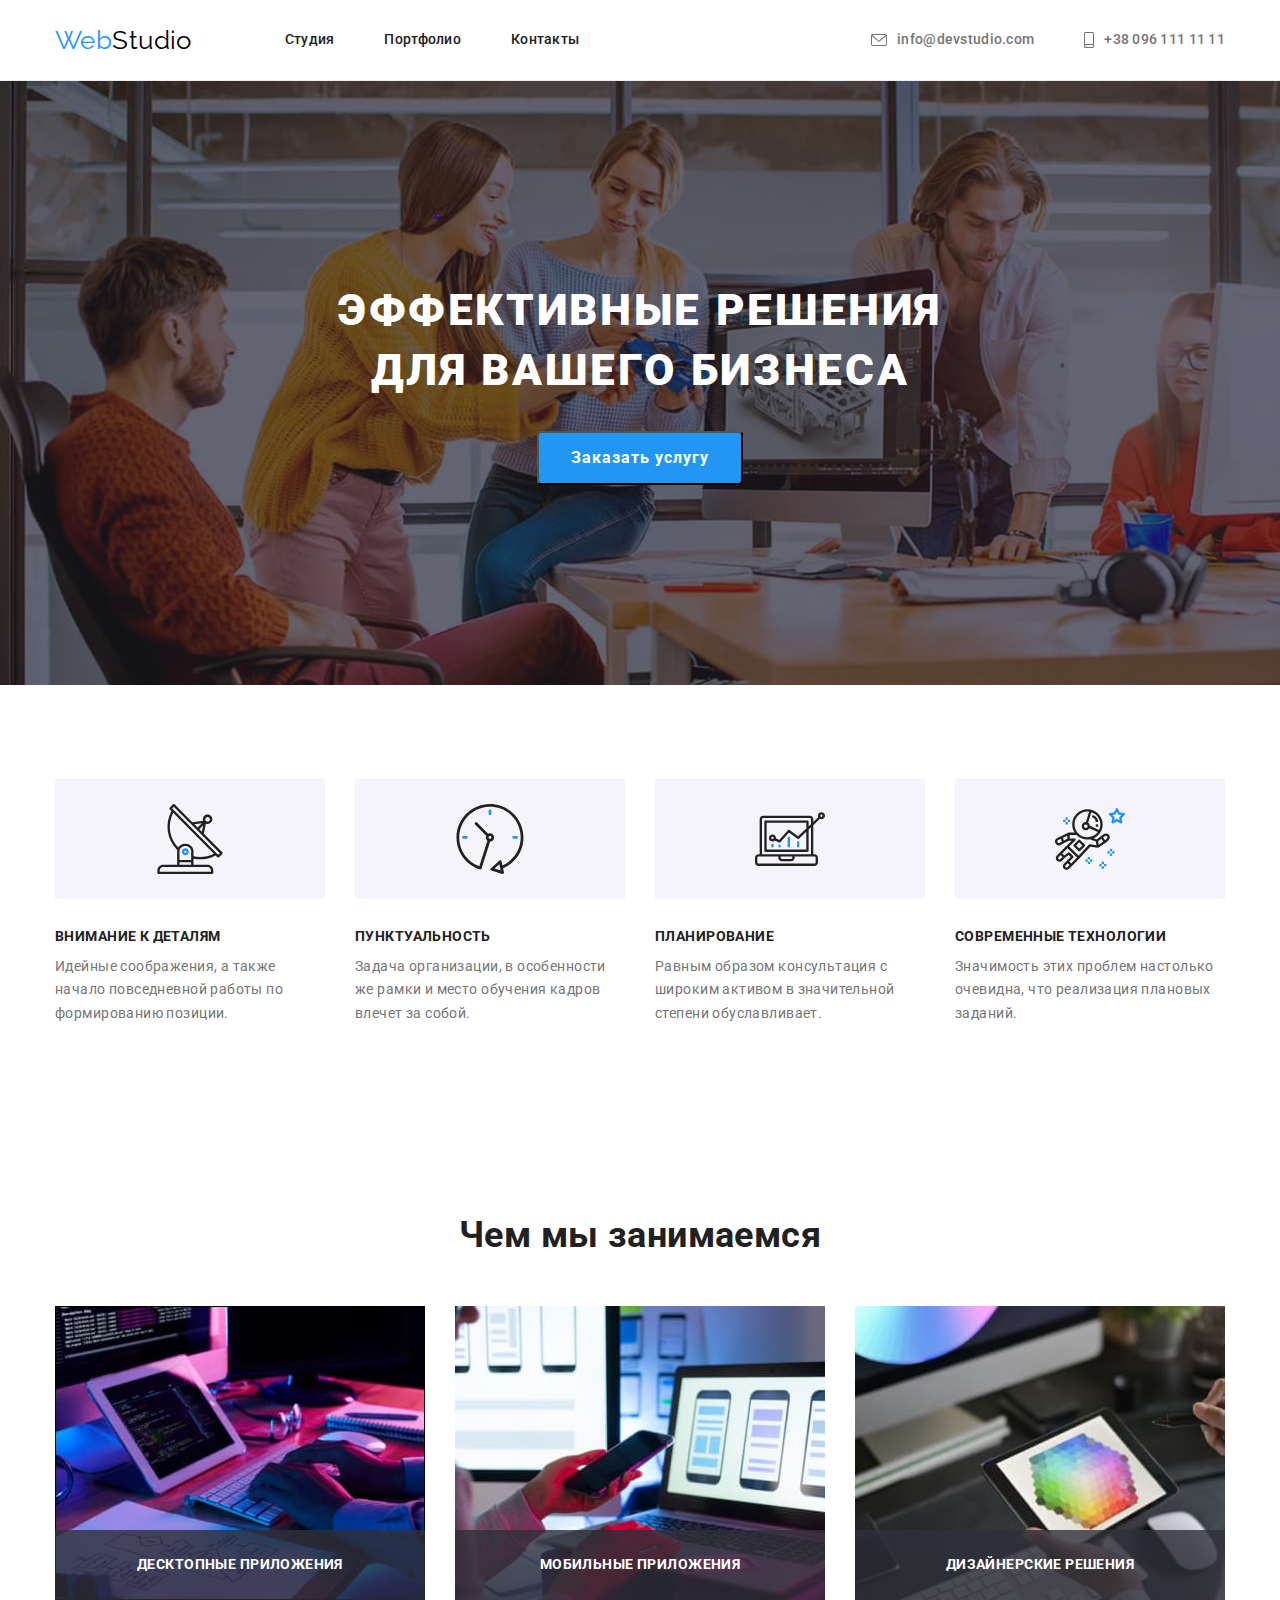
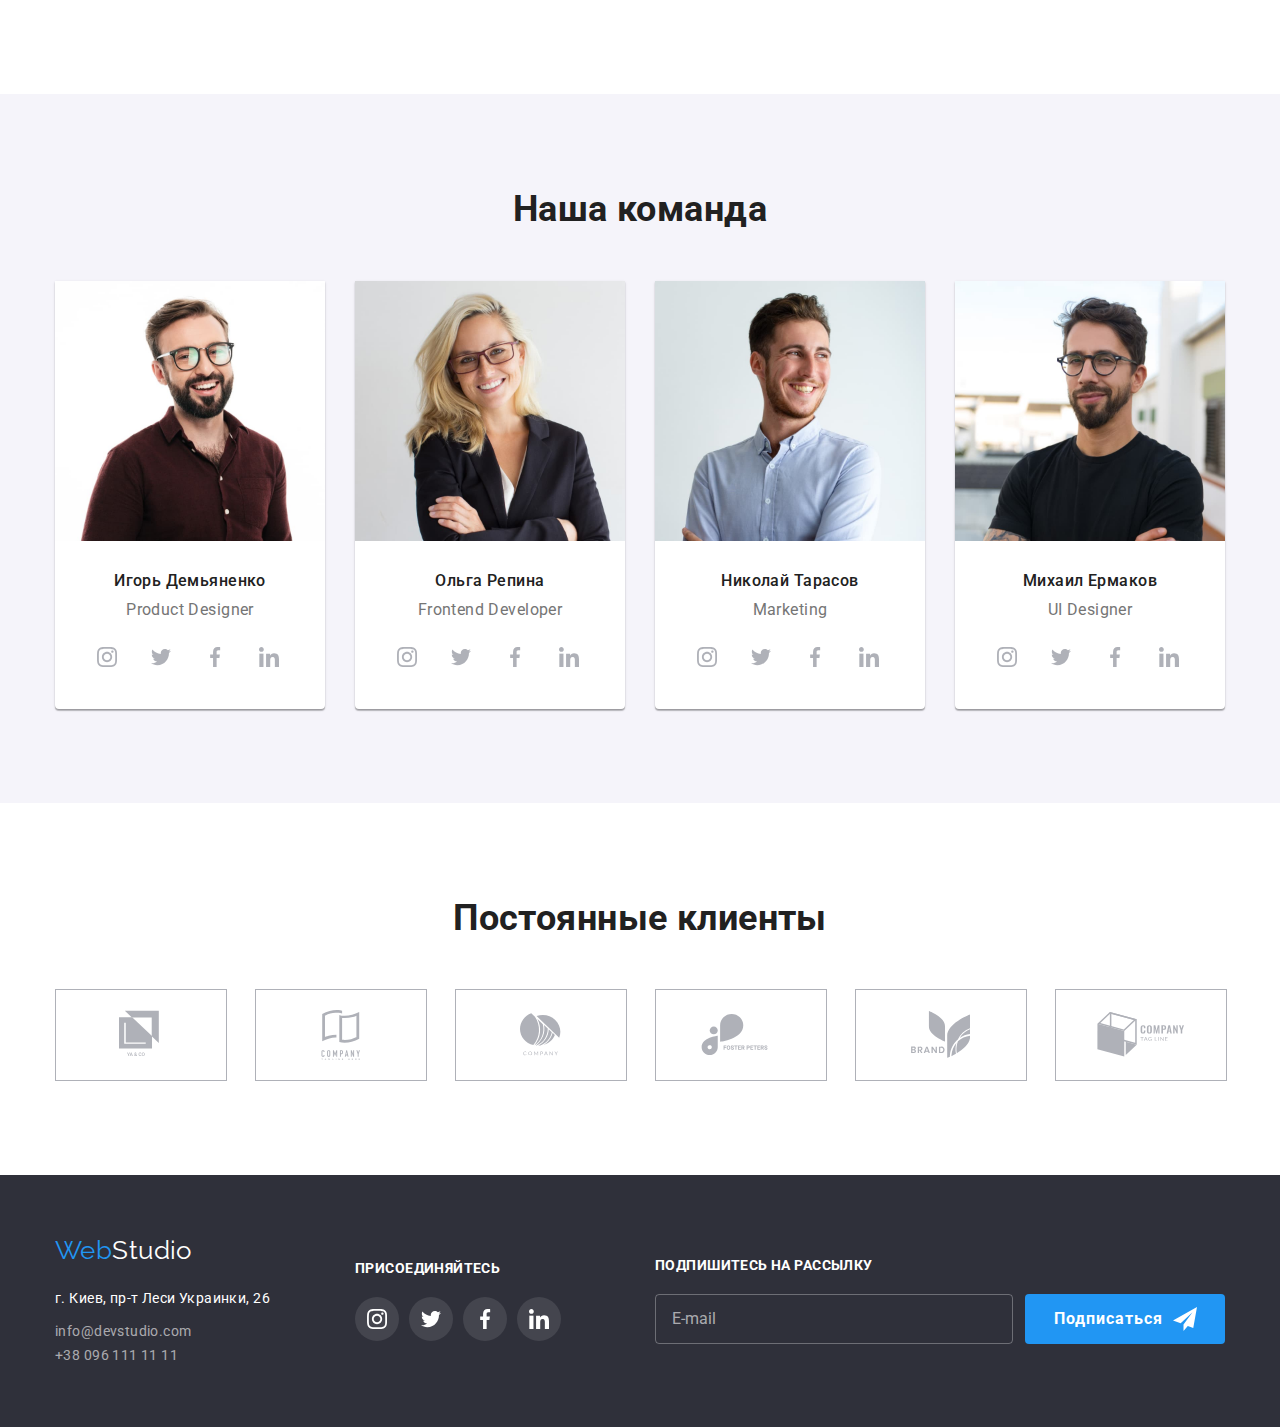
<file: index.html>
<!DOCTYPE html>
<html lang="ru">
<head>
    <meta charset="UTF-8">
    <meta http-equiv="X-UA-Compatible" content="IE=edge">
    <meta name="viewport" content="width=device-width, initial-scale=1.0">
    <title>Document</title>
    <link rel="preconnect" href="https://fonts.gstatic.com">
    <link href="https://fonts.googleapis.com/css2?family=Raleway:wght@700&family=Roboto:wght@400;500;700;900&display=swap"
        rel="stylesheet"/>
        <link rel="stylesheet" href="https://cdnjs.cloudflare.com/ajax/libs/modern-normalize/1.0.0/modern-normalize.min.css">
    <link rel="stylesheet" href="./css/main.min.css">
</head>
<body>
    <header>
        <div class="header">
            <div class="container header__main">
                <a href="./index.html" class="logo"><span class="logo--blue">Web</span>Studio</a>
                <nav>
                    <ul class="site-nav list">
                        <li><a href="index.html" class="site-nav__item link header__link">Студия</a></li>
                        <li><a href="portfolio.html" class="site-nav__item link header__link">Портфолио</a></li>
                        <li><a href="" class="site-nav__item link header__link">Контакты</a></li>
                    </ul>
                </nav>
                <ul class="main-nav list">
                    <li><a href="mailto:info@devstudio.com" class="main-nav__item link header__link">
                        <svg class="main-nav--envelope">
                            <use href="./images/symbol-defs.svg#icon-envelope"></use>
                        </svg>
                        info@devstudio.com</a></li>
                    <li><a href="tel:+380961111111" class="main-nav__item link header__link">
                        <svg class="main-nav--smartphone">
                            <use href="./images/symbol-defs.svg#icon-smartphone"></use>
                        </svg>
                        +38 096 111 11 11</a></li>
                </ul>
            </div>
        </div>
    </header>
    <main>
        <!--Hero-->
        <section class="hero">
            <div class="container">
            <h1 class="hero__title">Эффективные решения</br> для вашего бизнеса</h1>
            <button class="button hero__button" type="button" data-modal-open>Заказать услугу</button>
            </div>
        </section>
        <!--Плюсы компании-->
        <section class="section">
            <div class="container">
            <h2 class="section__title visually-hidden">Плюсы компании</h2>
            <ul class="features list grid">
                <li class="features__item grid__item">
                    <h3 class="features__title features--antenna">Внимание к деталям</h3>
                    <p>Идейные соображения, а также начало повседневной работы по формированию позиции.</p>
                </li>
                <li class="features__item grid__item ">
                    <h3 class="features__title features--clock">Пунктуальность</h3>
                    <p>Задача организации, в особенности же рамки и место обучения кадров влечет за собой.</p>
                </li>
                <li class="features__item grid__item ">
                    <h3 class="features__title features--diagram">Планирование</h3>
                    <p>Равным образом консультация с широким активом в значительной степени обуславливает.</p>
                </li>
                <li class="features__item grid__item ">
                    <h3 class="features__title features--astronaut">Современные технологии</h3>
                    <p>Значимость этих проблем настолько очевидна, что реализация плановых заданий.</p>
                </li>
            </ul>
            </div>
        </section>
        <!--Чем мы занимаемся-->
        <section class="section"> 
            <div class="container">
            <h2 class="section__title">Чем мы занимаемся</h2>
            <ul class="occupation list grid">
                <li class="occupation__item grid__item ">
                    <img src="./images/img.jpg" alt="Работа за компьютером" width="370"> 
                    <h3 class="occupation__title">Десктопные приложения</h3>
                </li>
                <li class="occupation__item grid__item ">
                    <img src="./images/box2.jpg" alt="Разработка макетов приложений для смартфона" width="370"> 
                    <h3 class="occupation__title">Мобильные приложения</h3> 
                </li>
                <li class="occupation__item grid__item ">
                    <img src="./images/box3.jpg" alt="Определение цветовой гаммы" width="370">
                    <h3 class="occupation__title">Дизайнерские решения</h3>
                </li>
            </ul>
            </div>
        </section>
        <!--Команда-->
        <section class="section team">
            <div class="container">
            <h2 class="section__title">Наша команда</h2>
            <ul class="team__list list grid">
                <li class="team__item grid__item">
                    <img src="./images/ihor.jpg" alt="Игорь Демьяненко" width="270">
                    <div class="team__part">
                    <h3 class="team__title" >Игорь Демьяненко</h3>
                    <p>Product Designer</p>
                    <ul class="list social-network">
                        <li class="social-network__item">
                            <a href="" class="link social-network__link" target="_blank" rel="noopener noreferrer">
                                <svg class="social-network__icon">
                                    <use href="./images/symbol-defs.svg#icon-instagram"></use>
                                </svg>
                            </a>
                        </li>
                        <li class="social-network__item">
                            <a href="" class="link social-network__link" target="_blank" rel="noopener noreferrer">
                                <svg class="social-network__icon">
                                    <use href="./images/symbol-defs.svg#icon-twitter"></use>
                                </svg>
                            </a>
                        </li>
                        <li class="social-network__item">
                            <a href="" class="link social-network__link" target="_blank" rel="noopener noreferrer">
                                <svg class="social-network__icon">
                                    <use href="./images/symbol-defs.svg#icon-facebook"></use>
                                </svg>
                            </a>
                        </li>
                        <li class="social-network__item">
                            <a href="" class="link social-network__link" target="_blank" rel="noopener noreferrer">
                                <svg class="social-network__icon">
                                    <use href="./images/symbol-defs.svg#icon-linkedin"></use>
                                </svg>
                            </a>
                        </li>
                    </ul>    
                    </div>
                </li>
                <li class="team__item grid__item">
                    <img src="./images/olha.jpg" alt="Ольга Репина" width="270">
                    <div class="team__part">
                    <h3 class="team__title">Ольга Репина</h3>
                    <p>Frontend Developer</p>
                    <ul class="list social-network">
                        <li class="social-network__item">
                            <a href="" class="link social-network__link" target="_blank" rel="noopener noreferrer">
                                <svg class="social-network__icon">
                                    <use href="./images/symbol-defs.svg#icon-instagram"></use>
                                </svg>
                            </a>
                        </li>
                        <li class="social-network__item">
                            <a href="" class="link social-network__link" target="_blank" rel="noopener noreferrer">
                                <svg class="social-network__icon">
                                    <use href="./images/symbol-defs.svg#icon-twitter"></use>
                                </svg>
                            </a>
                        </li>
                        <li class="social-network__item">
                            <a href="" class="link social-network__link" target="_blank" rel="noopener noreferrer">
                                <svg class="social-network__icon">
                                    <use href="./images/symbol-defs.svg#icon-facebook"></use>
                                </svg>
                            </a>
                        </li>
                        <li class="social-network__item">
                            <a href="" class="link social-network__link" target="_blank" rel="noopener noreferrer">
                                <svg class="social-network__icon">
                                    <use href="./images/symbol-defs.svg#icon-linkedin"></use>
                                </svg>
                            </a>
                        </li>
                    </ul>

                </div>
                </li>
                <li class="team__item grid__item">
                    <img src="./images/kolya.jpg" alt="Николай Тарасов" width="270">
                    <div class="team__part">
                    <h3 class="team__title">Николай Тарасов</h3>
                    <p>Marketing</p>
                    <ul class="list social-network">
                        <li class="social-network__item">
                            <a href="" class="link social-network__link" target="_blank" rel="noopener noreferrer">
                                <svg class="social-network__icon">
                                    <use href="./images/symbol-defs.svg#icon-instagram"></use>
                                 </svg>
                            </a>
                        </li>
                        <li class="social-network__item">
                            <a href="" class="link social-network__link" target="_blank" rel="noopener noreferrer">
                                <svg class="social-network__icon">
                                    <use href="./images/symbol-defs.svg#icon-twitter"></use>
                                </svg>
                            </a>
                        </li>
                        <li class="social-network__item">
                            <a href="" class="link social-network__link" target="_blank" rel="noopener noreferrer">
                                <svg class="social-network__icon">
                                    <use href="./images/symbol-defs.svg#icon-facebook"></use>
                                </svg>
                            </a>
                        </li>
                        <li class="social-network__item">
                            <a href="" class="link social-network__link" target="_blank" rel="noopener noreferrer">
                                <svg class="social-network__icon">
                                    <use href="./images/symbol-defs.svg#icon-linkedin"></use>
                                </svg>
                            </a>
                        </li>
                    </ul>
                </div>
                </li>
                <li class="team__item grid__item">
                    <img src="./images/misha.jpg" alt="Михаил Ермаков" width="270">
                    <div class="team__part">
                    <h3 class="team__title">Михаил Ермаков</h3>
                    <p>UI Designer</p>
                    <ul class="list social-network">
                        <li class="social-network__item">
                            <a href="" class="link social-network__link" target="_blank" rel="noopener noreferrer">
                                <svg class="social-network__icon">
                                    <use href="./images/symbol-defs.svg#icon-instagram"></use>
                                </svg>
                            </a>
                        </li>
                        <li class="social-network__item">
                            <a href="" class="link social-network__link" target="_blank" rel="noopener noreferrer">
                                <svg class="social-network__icon">
                                    <use href="./images/symbol-defs.svg#icon-twitter"></use>
                                </svg>
                            </a>
                        </li>
                        <li class="social-network__item">
                            <a href="" class="link social-network__link" target="_blank" rel="noopener noreferrer">
                                <svg class="social-network__icon">
                                    <use href="./images/symbol-defs.svg#icon-facebook"></use>
                                </svg>
                            </a>
                        </li>
                        <li class="social-network__item">
                            <a href="" class="link social-network__link" target="_blank" rel="noopener noreferrer">
                                <svg class="social-network__icon">
                                    <use href="./images/symbol-defs.svg#icon-linkedin"></use>
                                </svg>
                            </a>
                        </li>
                    </ul>
                </div>
            </ul>
            </div>
        </section>
        <!--Постоянные клиенты-->
        <section class="section">
            <div class="container">
                <h2 class="section__title">Постоянные клиенты</h2>
                <ul class="clients list grid">
                    <li class="clients__item grid__item">
                        <a href="" class="link clients__link" target="_blank" rel="noopener noreferrer">
                            <svg class="clients__icon" width="44" height="50">
                                <use href="./images/symbol-defs.svg#icon-logo-1"></use>
                            </svg>
                        </a>
                    </li>
                <li class="clients__item grid__item">
                    <a href="" class="link clients__link" target="_blank" rel="noopener noreferrer">
                        <svg class="clients__icon" width="40" height="50">
                            <use href="./images/symbol-defs.svg#icon-logo-2"></use>
                        </svg>
                    </a>
                </li>
                <li class="clients__item grid__item">
                    <a href="" class="link clients__link" target="_blank" rel="noopener noreferrer">
                        <svg class="clients__icon" width="41" height="43">
                            <use href="./images/symbol-defs.svg#icon-logo-3"></use>
                        </svg>
                    </a>
                </li>
                <li class="clients__item grid__item">
                    <a href="" class="link clients__link" target="_blank" rel="noopener noreferrer">
                        <svg class="clients__icon" width="80" height="42">
                            <use href="./images/symbol-defs.svg#icon-logo-4"></use>
                        </svg>
                    </a>
                </li>
                <li class="clients__item grid__item">
                    <a href="" class="link clients__link" target="_blank" rel="noopener noreferrer">
                        <svg class="clients__icon" width="59" height="47">
                            <use href="./images/symbol-defs.svg#icon-logo-5"></use>
                        </svg>
                    </a>
                </li>
                <li class="clients__item grid__item">
                    <a href="" class="link clients__link" target="_blank" rel="noopener noreferrer">
                        <svg class="clients__icon" width="88" height="45">
                            <use href="./images/symbol-defs.svg#icon-logo-6"></use>
                        </svg>
                    </a>
                </li>
                </ul>
            </div>
        </section>

        <!-- Модалка -->

        <div class="backdrop is-hidden" data-modal>
            <div class="modal">
                <h2 class="modal__title">Оставьте свои данные, мы вам перезвоним</h2>
                <form name="modal-form" class="modal__form">
                    <div class="modal__element">
                    <label>Имя
                        <div class="field">
                        <input type="text" name="name-user" class="input" required autocomplete="off">
                    <svg class="field__icon">
                        <use href="./images/symbol-defs.svg#icon-form-name"></use>
                    </svg>
                    </div>   
                    </label>
                    </div>
              
                   <div class="modal__element">
                       <label>Телефон
                            <div class="field">
                            <input type="tel" name="tel-user" class="input" required autocomplete="off">
                        <svg class="field__icon">
                            <use href="./images/symbol-defs.svg#icon-form-tel"></use>
                        </svg>
                        </div>
                        </label>
                    </div>
                
                   <div class="modal__element"><label>Почта
                    <div class="field">
                        <input type="email" name="email-user" class="input" required autocomplete="off"> 
                        <svg class="field__icon">
                            <use href="./images/symbol-defs.svg#icon-form-envelope"></use>
                        </svg>
                    </div>
                </label></div>
                    
                    <div class="modal__element"><label>Комментарий
                        <div class="field__comment">
                            <textarea name="comment-user" rows="6" class="input comment__input" placeholder="Введите текст"></textarea>
                        </div>
                    </label></div>
                    
                    <div class="checkbox">
                    <label class="checkbox__label">
                    <input  name="checkbox" class="checkbox__input visually-hidden" type='checkbox'>
                    <span class="checkbox__icon"></span>
                    Соглашаюсь с рассылкой и принимаю <span class="checkbox__contract">Условия договора</span></label>
                        </div>
                    <div class="field__button">
                <button type="submit" class="modal__button form__button">Отправить</button>
                </form>
                </div>

                <button class="close__button button" data-modal-close>
                    <svg class="close__icon" width='11' height='11'>
                        <use href="./images/symbol-defs.svg#icon-close"></use>
                    </svg>
                </button>
            </div>
        </div>
    </main>
    <footer class="footer">
        <div class="container">
            <ul class="grid-footer list">
            <li class="grid-footer__item">
        <div class="footer__address">
        <a href="./index.html" class="logo footer__logo link"><span class="logo--blue">Web</span><span class="logo--white">Studio</span></a>
        <address>
            <ul class="contacts list">
                <li class="contacts__address">г. Киев, пр-т Леси Украинки, 26</li>
                <li><a href="mailto:info@devstudio.com" class="contacts__link link">info@devstudio.com</a></li>
                <li><a href="tel:+380961111111" class="contacts__link link">+38 096 111 11 11</a></li>
            </ul>
            </li>
            <li class="grid-footer__item">
                <p class="footer__join">присоединяйтесь</p>
                <ul class="list social-network">
                    <li class="social-network__item">
                        <a href="" class="link social-network__link footer__icon" target="_blank" rel="noopener noreferrer">
                            <svg class="social-network__icon  footer__social">
                                <use href="./images/symbol-defs.svg#icon-instagram"></use>
                            </svg>
                        </a>
                    </li>
                    <li class="social-network__item">
                        <a href="" class="link social-network__link footer__icon" target="_blank" rel="noopener noreferrer">
                            <svg class="social-network__icon  footer__social">
                                <use href="./images/symbol-defs.svg#icon-twitter"></use>
                            </svg>
                        </a>
                    </li>
                    <li class="social-network__item">
                        <a href="" class="link social-network__link footer__icon" target="_blank" rel="noopener noreferrer">
                            <svg class="social-network__icon  footer__social">
                                <use href="./images/symbol-defs.svg#icon-facebook"></use>
                            </svg>
                        </a>
                    </li>
                    <li class="social-network__item">
                        <a href="" class="link social-network__link footer__icon" target="_blank" rel="noopener noreferrer">
                            <svg class="social-network__icon footer__social">
                                <use href="./images/symbol-defs.svg#icon-linkedin"></use>
                            </svg>
                        </a>
                    </li>
                </ul>
            </li>
            <li class="grid-footer__item"> 
               <p class="footer__join">Подпишитесь на рассылку</p>
               <form name="mailing" class="form">
                <input type="email" name="email" class="form__input" placeholder="E-mail"/>
                <button class="button form__button footer__button" type="submit">Подписаться</button>
               </form> 
            </li>
            </ul>
        </address>
        </div>
        </div>
    </footer>
    <script src="./js/modal.js"></script>
</body>
</html>
</file>
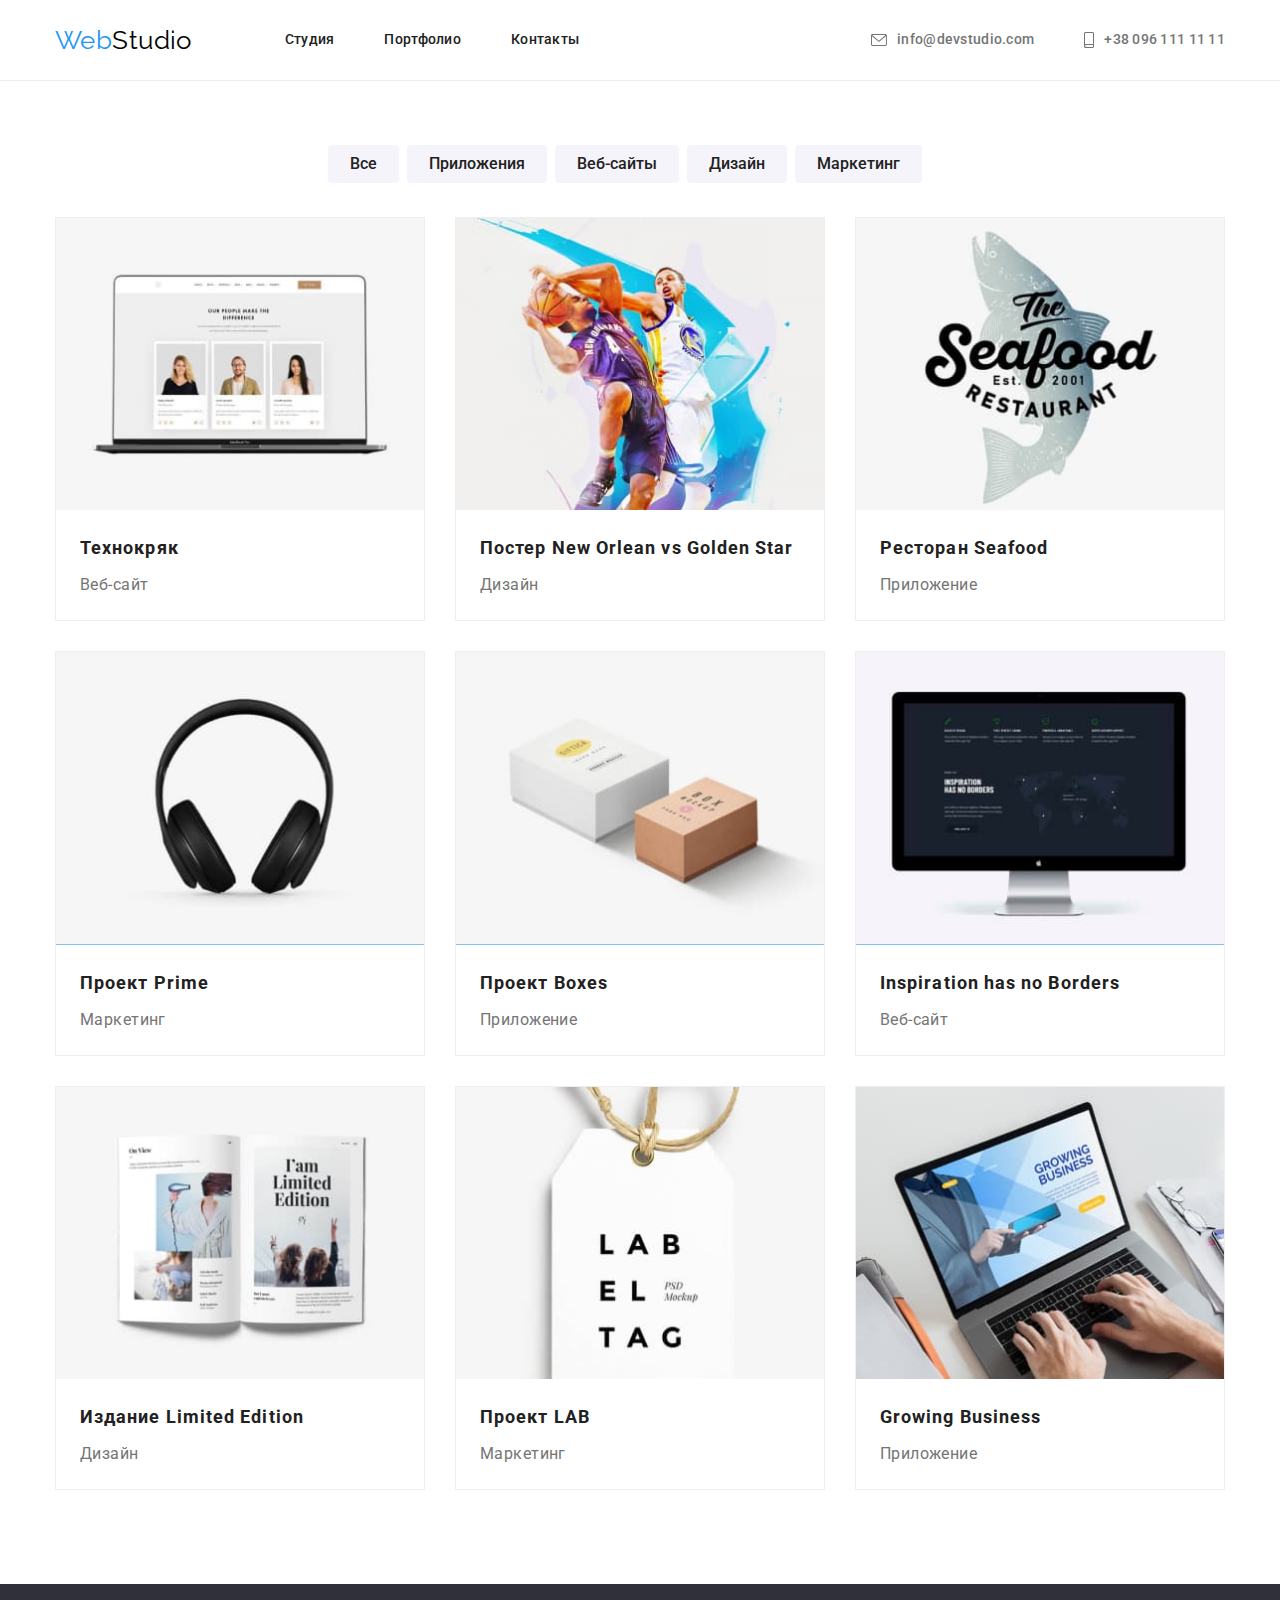
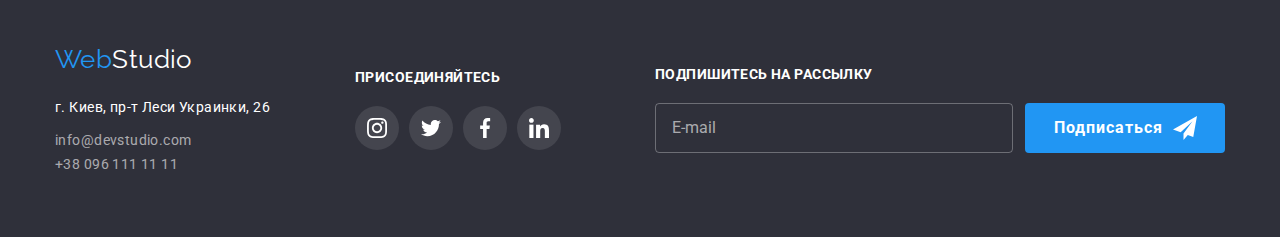
<file: portfolio.html>
<!DOCTYPE html>
<html lang="ru">
<head>
    <meta charset="UTF-8">
    <meta http-equiv="X-UA-Compatible" content="IE=edge">
    <meta name="viewport" content="width=device-width, initial-scale=1.0">
    <title>Document</title>
    <link rel="preconnect" href="https://fonts.gstatic.com">
    <link href="https://fonts.googleapis.com/css2?family=Raleway:wght@700&family=Roboto:wght@400;500;700;900&display=swap"
            rel="stylesheet">
    <link rel="stylesheet" href="https://cdnjs.cloudflare.com/ajax/libs/modern-normalize/1.0.0/modern-normalize.min.css">

    <link rel="stylesheet" href="./css/main.min.css">
</head>

<body>
    <header>
        <div class="header">
            <div class="container header__main">
                <a href="./index.html" class="logo"><span class="logo--blue">Web</span>Studio</a>
                <nav>
                    <ul class="site-nav list">
                        <li><a href="index.html" class="site-nav__item link header__link">Студия</a></li>
                        <li><a href="portfolio.html" class="site-nav__item link header__link">Портфолио</a></li>
                        <li><a href="" class="site-nav__item link header__link">Контакты</a></li>
                    </ul>
                </nav>
                <ul class="main-nav list">
                    <li><a href="mailto:info@devstudio.com" class="main-nav__item link header__link">
                            <svg class="main-nav--envelope">
                                <use href="./images/symbol-defs.svg#icon-envelope"></use>
                            </svg>
                            info@devstudio.com</a></li>
                    <li><a href="tel:+380961111111" class="main-nav__item link header__link">
                            <svg class="main-nav--smartphone">
                                <use href="./images/symbol-defs.svg#icon-smartphone"></use>
                            </svg>
                            +38 096 111 11 11</a></li>
                </ul>
            </div>
        </div>
    </header>
 <main>
     <section class="section">
         <div class="container">
         <h1 class="section__title visually-hidden">Портфолио</h1>
         <ul class="filter list grid">
             <li class="filter__item"><button class="filter__button button" type="button">Все</button></li>
             <li class="filter__item"><button class="filter__button button" type="button">Приложения</button></li>
             <li class="filter__item"><button class="filter__button button" type="button">Веб-сайты</button></li>
             <li class="filter__item"><button class="filter__button button" type="button">Дизайн</button></li>
             <li class="filter__item"><button class="filter__button button" type="button">Маркетинг</button></li>
         </ul>
         <ul class="portfolio list grid">
            <li class="portfolio__item grid__item">
                <a href="" class="portfolio__link link">
                    <div class="portfolio__thumb">
                    <img src="./images/portfolio/portfolio1.jpg" alt="Пример сайта" width="370">
                    <div class="portfolio__text">
                        <p>Технокряк это современная площадка распространения коронавируса. Компании используют эту платформу для цифрового
                        шпионажа и атак на защищённые сервера конкурентов.</p>
                    </div>
                    </div>
                    <div class="portfolio__down">
                    <h2 class="portfolio__title">Технокряк</h2>
                    <p>Веб-сайт</p>
                    </div>
                </a>
            </li>
            <li class="portfolio__item grid__item">
                <a href="" class="portfolio__link link">
                    <div class="portfolio__thumb">
                    <img src="./images/portfolio/portfolio2.jpg" alt="Постер баскетбольной команды" width="370">
                    <div class="portfolio__text">
                        <p>Технокряк это современная площадка распространения коронавируса. Компании используют эту платформу для цифрового
                            шпионажа и атак на защищённые сервера конкурентов.</p>
                    </div>
                    </div>
                    <div class="portfolio__down">
                    <h2 class="portfolio__title">Постер New Orlean vs Golden Star</h2>
                    <p>Дизайн</p>
                    </div>
                </a>
            </li>
            <li class="portfolio__item grid__item">
                <a href="" class="portfolio__link link">
                     <div class="portfolio__thumb">
                <img src="./images/portfolio/portfolio3.jpg" alt="Рыбний ресторан" width="370">
                <div class="portfolio__text">
                    <p>Технокряк это современная площадка распространения коронавируса. Компании используют эту платформу для цифрового
                        шпионажа и атак на защищённые сервера конкурентов.</p>
                </div>
                </div>
                <div class="portfolio__down">
                    <h2 class="portfolio__title">Ресторан Seafood</h2>
                    <p>Приложение</p>
                    </div>
                </a>
            </li>
            <li class="portfolio__item grid__item">
                <a href="" class="portfolio__link link">
                     <div class="portfolio__thumb">
                    <img src="./images/portfolio/portfolio4.jpg" alt="Наушники" width="370">
                    <div class="portfolio__text">
                        <p>Технокряк это современная площадка распространения коронавируса. Компании используют эту платформу для цифрового
                            шпионажа и атак на защищённые сервера конкурентов.</p>
                    </div>
                    </div>
                    <div class="portfolio__down">
                    <h2 class="portfolio__title">Проект Prime</h2>
                    <p>Маркетинг</p>
                    </div>
                </a>
            </li>
            <li class="portfolio__item grid__item">
                <a href="" class="portfolio__link link">
                     <div class="portfolio__thumb">
                    <img src="./images/portfolio/portfolio5.jpg" alt="Две коробки" width="370">
                    <div class="portfolio__text">
                        <p>Технокряк это современная площадка распространения коронавируса. Компании используют эту платформу для цифрового
                            шпионажа и атак на защищённые сервера конкурентов.</p>
                    </div>
                    </div>
                    <div class="portfolio__down">
                    <h2 class="portfolio__title">Проект Boxes</h2>
                    <p>Приложение</p>
                    </div>
                </a>
            </li>
            <li class="portfolio__item grid__item">
                <a href="" class="portfolio__link link">
                     <div class="portfolio__thumb">
                    <img src="./images/portfolio/portfolio6.jpg" alt="Сайт на компьютере" width="370">
                    <div class="portfolio__text">
                        <p>Технокряк это современная площадка распространения коронавируса. Компании используют эту платформу для цифрового
                            шпионажа и атак на защищённые сервера конкурентов.</p>
                    </div>
                    </div>
                    <div class="portfolio__down">
                    <h2 class="portfolio__title">Inspiration has no Borders</h2>
                    <p>Веб-сайт</p>
                    </div>
                </a>
            </li>
            <li class="portfolio__item grid__item">
                <a href="" class="portfolio__link link">
                     <div class="portfolio__thumb">
                    <img src="./images/portfolio/portfolio7.jpg" alt="Открытая книга"width="370">
                    <div class="portfolio__text">
                        <p>Технокряк это современная площадка распространения коронавируса. Компании используют эту платформу для цифрового
                            шпионажа и атак на защищённые сервера конкурентов.</p>
                    </div>
                    </div>
                    <div class="portfolio__down">
                    <h2 class="portfolio__title">Издание Limited Edition</h2>
                    <p>Дизайн</p>
                    </div>
                </a>
            </li>
            <li class="portfolio__item grid__item">
                <a href="" class="portfolio__link link">
                     <div class="portfolio__thumb">
                    <img src="./images/portfolio/portfolio8.jpg" alt="Бирка"width="370">
                    <div class="portfolio__text">
                        <p>Технокряк это современная площадка распространения коронавируса. Компании используют эту платформу для цифрового
                            шпионажа и атак на защищённые сервера конкурентов.</p>
                    </div>
                    </div>
                    <div class="portfolio__down">
                    <h2 class="portfolio__title">Проект LAB</h2>
                    <p>Маркетинг</p>
                    </div>
                </a>
            </li>
            <li class="portfolio__item grid__item">
                <a href="" class="portfolio__link link">
                     <div class="portfolio__thumb">
                    <img src="./images/portfolio/portfolio9.jpg" alt="Работа за компьютером"width="370">
                    <div class="portfolio__text">
                        <p>Технокряк это современная площадка распространения коронавируса. Компании используют эту платформу для цифрового
                            шпионажа и атак на защищённые сервера конкурентов.</p>
                    </div>
                    </div>
                    <div class="portfolio__down">
                    <h2 class="portfolio__title">Growing Business</h2>
                    <p>Приложение</p>
                    </div>
                </a>
            </li>
         </ul>
        </div>
     </section>
 </main>
<footer class="footer">
    <div class="container">
        <ul class="grid-footer list">
            <li class="grid-footer__item">
                <div class="footer__address">
                    <a href="./index.html" class="logo footer__logo link"><span class="logo--blue">Web</span><span
                            class="logo--white">Studio</span></a>
                    <address>
                        <ul class="contacts list">
                            <li class="contacts__address">г. Киев, пр-т Леси Украинки, 26</li>
                            <li><a href="mailto:info@devstudio.com" class="contacts__link link">info@devstudio.com</a>
                            </li>
                            <li><a href="tel:+380961111111" class="contacts__link link">+38 096 111 11 11</a></li>
                        </ul>
            </li>
            <li class="grid-footer__item">
                <p class="footer__join">присоединяйтесь</p>
                <ul class="list social-network">
                    <li class="social-network__item">
                        <a href="" class="link social-network__link footer__icon" target="_blank"
                            rel="noopener noreferrer">
                            <svg class="social-network__icon  footer__social">
                                <use href="./images/symbol-defs.svg#icon-instagram"></use>
                            </svg>
                        </a>
                    </li>
                    <li class="social-network__item">
                        <a href="" class="link social-network__link footer__icon" target="_blank"
                            rel="noopener noreferrer">
                            <svg class="social-network__icon  footer__social">
                                <use href="./images/symbol-defs.svg#icon-twitter"></use>
                            </svg>
                        </a>
                    </li>
                    <li class="social-network__item">
                        <a href="" class="link social-network__link footer__icon" target="_blank"
                            rel="noopener noreferrer">
                            <svg class="social-network__icon  footer__social">
                                <use href="./images/symbol-defs.svg#icon-facebook"></use>
                            </svg>
                        </a>
                    </li>
                    <li class="social-network__item">
                        <a href="" class="link social-network__link footer__icon" target="_blank"
                            rel="noopener noreferrer">
                            <svg class="social-network__icon footer__social">
                                <use href="./images/symbol-defs.svg#icon-linkedin"></use>
                            </svg>
                        </a>
                    </li>
                </ul>
            </li>
            <li class="grid-footer__item">
                <p class="footer__join">Подпишитесь на рассылку</p>
                <form name="mailing" class="form">
                    <input type="email" name="email" class="form__input" placeholder="E-mail" />
                    <button class="button form__button footer__button" type="submit">Подписаться</button>
                </form>
            </li>
        </ul>
        </address>
    </div>
    </div>
</footer>
<script src="./js/modal.js"></script>
</body>
</html>
</file>
<file: css/main.min.css>
:root{--main-color: #757575;--accent-color: #2196f3;--title-color: #212121;--logo-color: #000000;--white-color: #ffffff;--first-bg-color: #2f303a;--second-bg-color: #f5f4fa;--icon-color: #afb1b8;--items: 4;--cubic: cubic-bezier(0.4, 0, 0.2, 1)}body{background-color:#ffffff;color:var(--main-color);font-family:Roboto, sans-serif;letter-spacing:0.03em;font-size:14px;line-height:1.71;margin:0}.link{text-decoration:none;color:inherit}img{display:block;max-width:100%;height:auto}*,*::after,*::before{box-sizing:inherit}h1,h2,h3,h4,h5,h6,p{margin:0}.list{list-style:none;padding-left:0;margin:0}.container{margin-left:auto;margin-right:auto;width:1170px;padding-left:15px;padding-right:15px}.grid{display:flex;flex-wrap:wrap;margin-left:-30px;margin-top:-30px}.grid__item{margin-left:30px;margin-top:30px;flex-basis:calc((100% - 30px * var(--items)) / var(--items))}.button{cursor:pointer}.visually-hidden{position:absolute !important;clip:rect(1px 1px 1px 1px);clip:rect(1px, 1px, 1px, 1px);padding:0 !important;border:0 !important;height:1px !important;width:1px !important;overflow:hidden}.header{border-bottom:1px solid #ececec}.header__main{display:flex;align-items:center}.header__link{padding-top:32px;padding-bottom:32px}.logo{color:var(--logo-color);font-family:Raleway, sans-serif;font-size:26px;line-height:1.19;margin-right:93px;text-decoration:none}.logo--blue{color:var(--accent-color)}.logo--white{color:var(--white-color)}.site-nav__item{color:var(--title-color);font-weight:500;font-size:14px;line-height:1.14;letter-spacing:0.02em;transition:color 250ms var(--cubic);position:relative}.site-nav__item::after{content:"";position:absolute;display:block;width:100%;height:4px;bottom:0;left:0;border-radius:2px;background-color:var(--accent-color);opacity:0;transition:opacity 250ms var(--cubic)}.site-nav li:not(:last-child){margin-right:50px}.site-nav{display:flex}.main-nav{display:flex;margin-left:auto}.site-nav__item:hover,.site-nav__item:focus{color:var(--accent-color)}.site-nav__item:hover::after,.site-nav__item:focus::after{opacity:1}.main-nav__item:hover,.main-nav__item:focus{color:var(--accent-color)}.main-nav__item:hover .main-nav--envelope,.main-nav__item:focus .main-nav--envelope{fill:var(--accent-color)}.main-nav--envelope{width:16px;height:12px;fill:currentColor;margin-right:10px}.main-nav--smartphone{width:10px;height:16px;fill:currentColor;margin-right:10px}.main-nav__item{color:inherit;font-weight:500;font-size:14px;line-height:1.14;letter-spacing:0.02em;display:flex;align-items:center;transition:color 250ms var(--cubic)}.main-nav li:not(:last-child){margin-right:50px}.hero{background-color:var(--first-bg-color);background-image:url(../images/img-overlay.png),url(../images/hero-img.jpg);background-repeat:no-repeat;background-size:cover;max-width:1600px;padding-top:200px;padding-bottom:200px;text-align:center;margin-left:auto;margin-right:auto}.hero__title{color:var(--white-color);font-weight:900;font-size:44px;line-height:1.36;text-align:center;letter-spacing:0.06em;text-transform:uppercase;margin-bottom:30px}.hero__button{color:var(--white-color);background-color:var(--accent-color);font-weight:700;font-size:16px;line-height:1.87;letter-spacing:0.06em;padding:10px 32px;border-radius:4px}.section{padding-top:94px;padding-bottom:94px}.section__title{color:var(--title-color);font-weight:700;font-size:36px;line-height:1.17;text-align:center;margin-bottom:50px}.features__title{color:var(--title-color);font-weight:700;font-size:14px;line-height:1.14;text-transform:uppercase;margin-bottom:10px}.features__item{--items: 4}.features__title::before{display:inline-flex;content:"";width:100%;height:120px;background-color:var(--second-bg-color);margin-bottom:30px;background-repeat:no-repeat;background-position:center}.features--antenna::before{background-image:url("../images/icons/antenna.svg")}.features--clock::before{background-image:url("../images/icons/clock.svg")}.features--diagram::before{background-image:url("../images/icons/diagram.svg")}.features--astronaut::before{background-image:url("../images/icons/astronaut.svg")}.occupation__item{--items: 3;position:relative}.occupation__title{position:absolute;bottom:0;left:0;color:var(--white-color);font-weight:700;font-size:14px;line-height:1.14;text-transform:uppercase;text-align:center;background-color:rgba(47,48,58,0.8);width:370px;padding-top:27px;padding-bottom:27px}.team__title{color:var(--title-color);font-weight:500;font-size:16px;line-height:1.19;margin-bottom:10px}.team__list{font-size:16px;line-height:1.19}.team{background-color:#f5f4fa}.team__item{--items: 4;text-align:center;box-shadow:0px 1px 3px rgba(0,0,0,0.12),0px 1px 1px rgba(0,0,0,0.14),0px 2px 1px rgba(0,0,0,0.2);border-radius:0px 0px 4px 4px;background-color:var(--white-color)}.team__part{padding:30px}.social-network__item{display:inline-flex}.social-network__link{display:flex;align-items:center;justify-content:center;width:44px;height:44px;border-radius:50%;transition:background-color 250ms var(--cubic)}.social-network__item:not(:last-child){margin-right:10px}.social-network__link:hover,.social-network__link:focus{background-color:var(--accent-color)}.social-network{margin-top:16px;display:flex}.social-network__link:hover .social-network__icon,.social-network__link:focus .social-network__icon{fill:var(--white-color)}.social-network__icon{width:20px;height:20px;fill:var(--icon-color);transition:fill 250ms var(--cubic)}.clients__item{--items: 6}.clients__link{align-items:center;justify-content:center;width:100%;height:90px;display:inline-flex;border:1px solid #afb1b8;transition:border 250ms var(--cubic)}.clients__link:hover .clients__icon,.clients__link:focus .clients__icon{fill:var(--accent-color)}.clients__link:hover,.clients__link:focus{border:1px solid var(--accent-color)}.clients__icon{fill:var(--icon-color);transition:fill 250ms var(--cubic)}.backdrop{position:fixed;top:0;left:0;width:100%;height:100vh;background-color:rgba(0,0,0,0.2);transition:opacity 250ms var(--cubic)}.backdrop.is-hidden{opacity:0;pointer-events:none}.backdrop.is-hidden .modal{transform:scale(0.9)}.modal{position:absolute;top:50%;left:50%;transform:translate(-50%, -50%) scale(1);width:528px;height:521px;background-color:#fff;border-radius:4px;box-shadow:0px 1px 3px rgba(0,0,0,0.12),0px 1px 1px rgba(0,0,0,0.14),0px 2px 1px rgba(0,0,0,0.2);transition:transform 250ms var(--cubic);padding:40px}.modal__title{font-weight:700;font-size:20px;line-height:1.15;color:#212121;text-align:center;margin-bottom:12px}.modal__element{margin-bottom:10px}.field,.field__comment,.field__button{position:relative;display:flex;flex-direction:column}.input{padding-top:11px;padding-bottom:11px;padding-left:35px;border:1px solid rgba(33,33,33,0.2);border-radius:4px;transition:transform 250ms var(--cubic)}.input:focus,.input:hover{border-color:#2196f3;cursor:pointer}.input:hover+.field__icon,.input:focus+.field__icon{fill:var(--accent-color)}.field__icon{position:absolute;width:18px;height:18px;display:inline-block;left:12px;top:50%;transform:translateY(-50%);fill:#212121;transition:transform 250ms var(--cubic)}.comment__input{resize:none;padding-left:16px}.comment__input::placeholder{color:rgba(117,117,117,0.5);letter-spacing:0.01em}.close__button{position:absolute;right:0;top:0;background-color:#fff;border-radius:50%;padding:9px;border:1px solid rgba(0,0,0,0.1);margin-right:8px;margin-top:8px}.close__button:hover .close__icon,.close__button:focus .close__icon{fill:var(--accent-color)}.checkbox{display:flex}.checkbox__label{display:inline-flex;align-items:center;margin-top:20px;margin-right:auto;margin-left:auto}.checkbox__icon{display:inline-block;width:16px;height:15px;margin-right:9px;background-image:url("../images/icons/not-checkbox.svg");background-repeat:no-repeat;background-position:center}.checkbox__input:checked+.checkbox__icon{background-color:var(--accent-color);background-image:url("../images/icons/check.svg")}.checkbox__contract{color:var(--accent-color);text-decoration:underline}.modal__button{padding-left:56px;padding-right:55px;margin-left:auto;margin-right:auto;margin-top:30px}.footer{background-color:var(--first-bg-color);padding-top:60px;padding-bottom:60px}.footer__logo{margin:0}.footer__join{font-weight:700;font-size:14px;line-height:1.14;letter-spacing:0.03em;text-transform:uppercase;color:#ffffff;margin-bottom:20px}.footer__icon{background-color:rgba(255,255,255,0.1)}.footer__social{fill:#fff}.grid-footer{display:flex;flex-wrap:wrap;align-items:center;justify-content:space-between}.grid-footer__item{flex-basis:calc((50% - 45px) / 2)}.grid-footer__item:last-child{flex-basis:calc(50% - 15px)}.footer__button::after{content:"";margin-left:10px;width:24px;height:24px;background-image:url("../images/icons/send.svg")}.contacts{font-style:normal;margin-top:20px}.contacts__address{color:var(--white-color);margin-bottom:9px}.contacts__link{color:rgba(255,255,255,0.6);margin-bottom:9px;transition:color 250ms var(--cubic)}.contacts__link:hover,.contacts__link:focus{color:var(--accent-color)}.form__button{display:inline-flex;background-color:var(--accent-color);border:none;border-radius:4px;padding:10px 28px 10px 29px;align-items:center;font-weight:700;font-size:16px;line-height:1.87;letter-spacing:0.06em;color:var(--white-color)}.form__input{padding:15px 16px 15px 16px;border-radius:4px;border:1px solid rgba(255,255,255,0.3);background-color:transparent;margin-right:12px;width:100%;color:#fff}.form{display:flex;justify-content:space-between}.form__input::placeholder{color:rgba(255,255,255,0.6);font-size:16px;line-height:1.25}.filter__button{background-color:var(--second-bg-color);color:var(--title-color);font-weight:500;font-family:inherit;font-size:16px;line-height:1.62;text-align:center;padding:6px 22px;border-radius:4px;border:none;transition:color 250ms var(--cubic)}.filter{justify-content:center;margin-bottom:34px}.filter__item:not(:last-child){margin-right:8px}.filter__button:hover,.filter__button:focus{background-color:var(--accent-color);color:var(--white-color);box-shadow:0px 3px 1px rgba(0,0,0,0.1),0px 1px 2px rgba(0,0,0,0.08),0px 2px 2px rgba(0,0,0,0.12)}.portfolio{--items: 3}.portfolio__link{color:var(--main-color);font-size:16px;line-height:1.87}.portfolio__title{color:var(--title-color);font-weight:700;font-size:18px;line-height:2;letter-spacing:0.06em;margin-bottom:4px}.portfolio__down{padding:20px 24px}.portfolio__item{box-sizing:border-box;border:1px solid #eee}.portfolio__thumb{position:relative;overflow:hidden}.portfolio__text{position:absolute;width:100%;height:100%;top:0;left:0;transform:translateY(100%);padding:63px 24px;font-size:18px;line-height:1.56;color:var(--white-color);background-color:rgba(33,150,243,0.9);transition:transform 250ms var(--cubic)}.portfolio__item:hover .portfolio__text{opacity:1;transform:translateY(0)}.portfolio__item:hover,.portfolio__item:focus{box-shadow:0px 1px 1px rgba(0,0,0,0.12),0px 4px 4px rgba(0,0,0,0.06),1px 4px 6px rgba(0,0,0,0.16)}
/*# sourceMappingURL=main.min.css.map */
</file>
